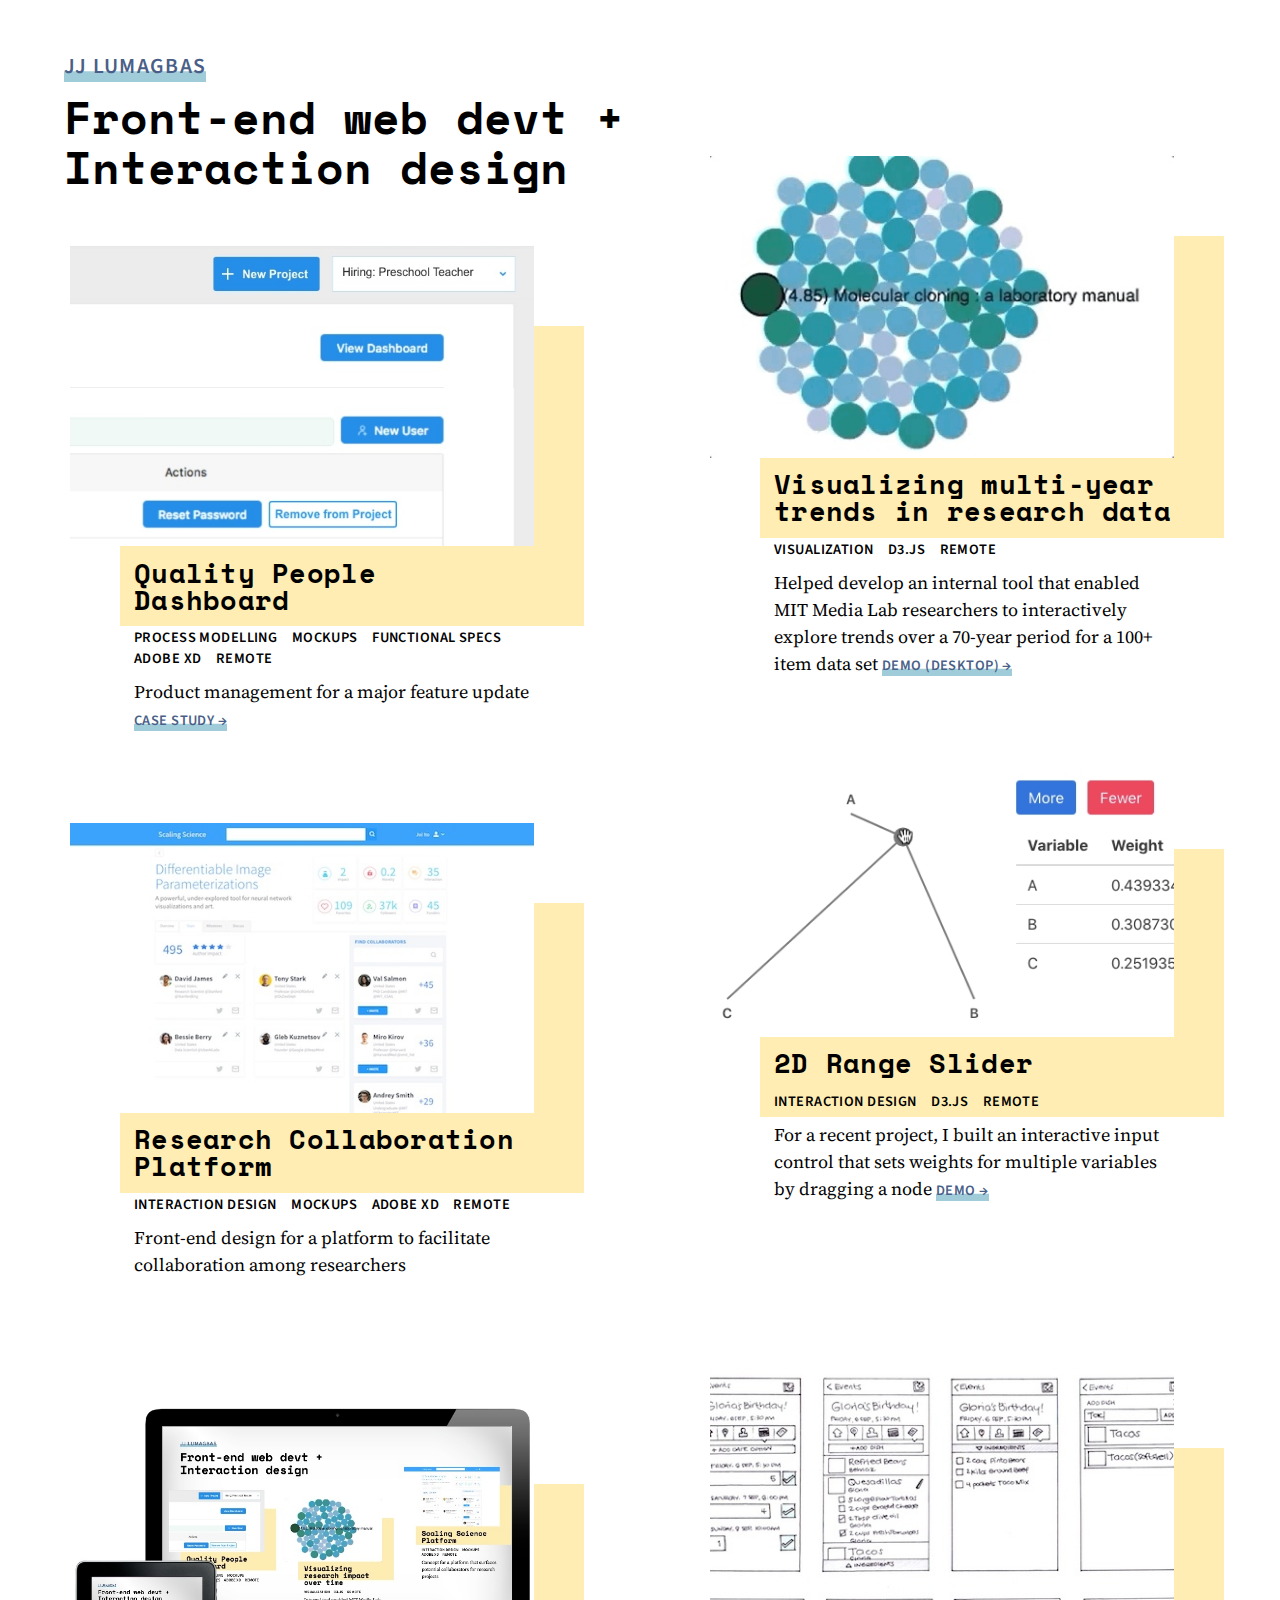
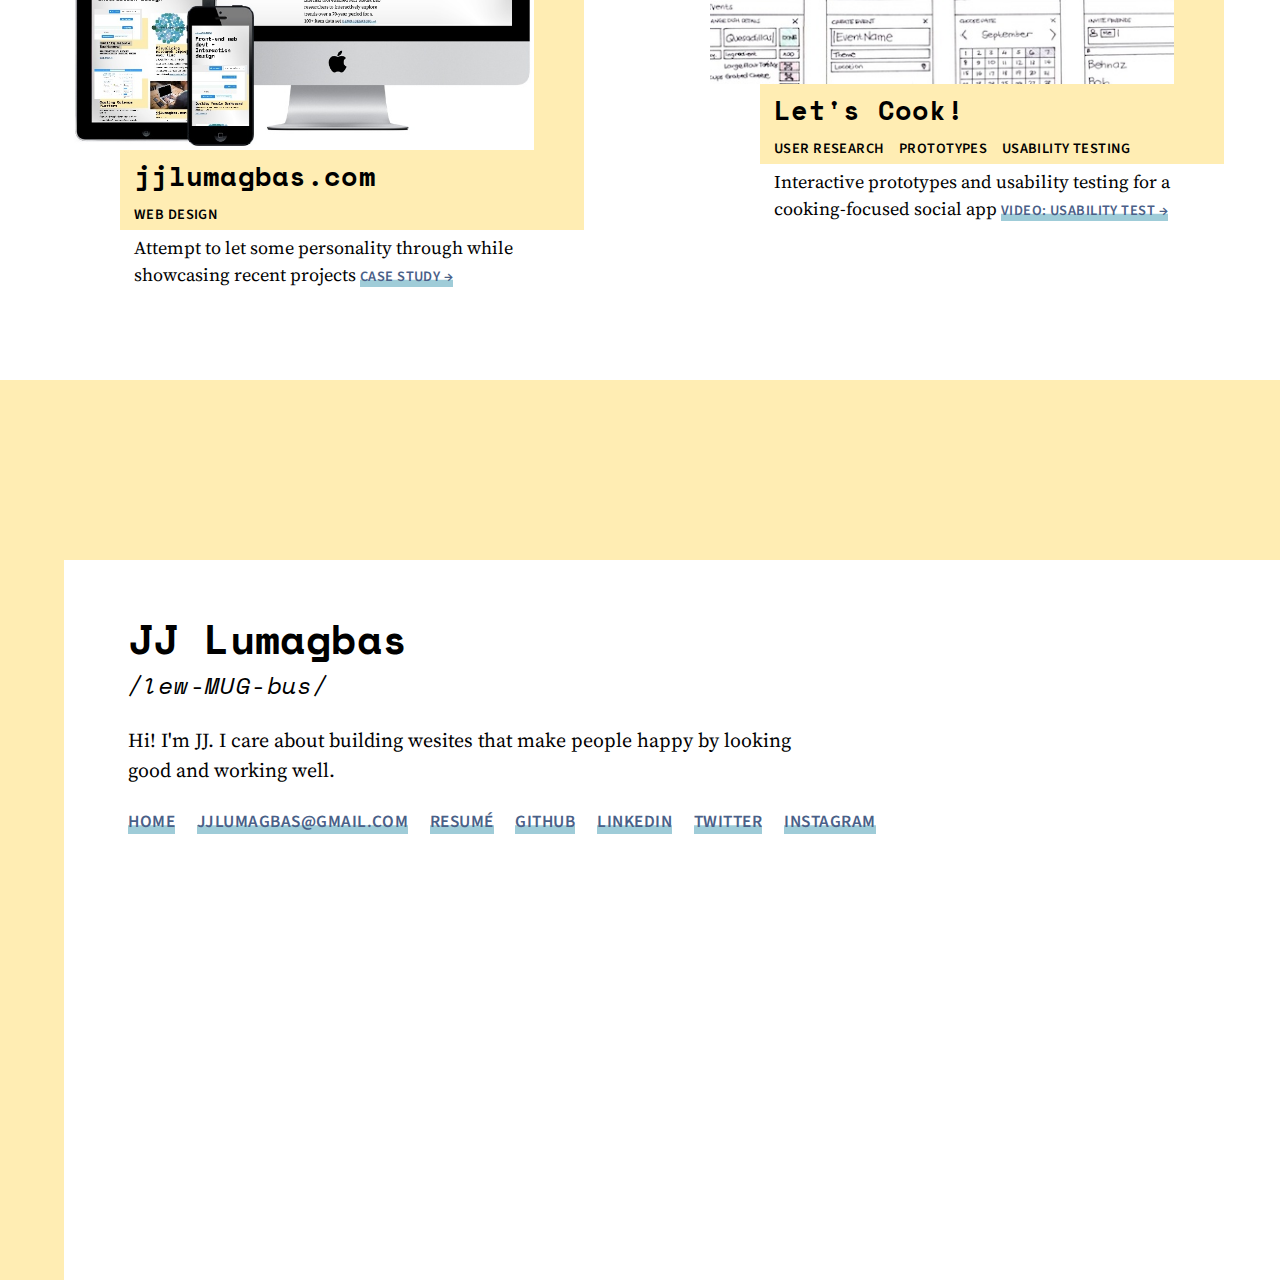
<file: v1/index.html>
<!DOCTYPE html>
<html lang="en">

  <head>
    <meta charset="utf-8">
    <meta name="viewport" content="width=device-width, initial-scale=1">
    <meta name="Description"
      content="Hi, I'm JJ. I care about building wesites that make people happy by looking good and working well.">
    <title>JJ Lumagbas | Front-end web devt + Interaction design</title>
    <link rel="apple-touch-icon" sizes="180x180" href="/apple-touch-icon.png">
    <link rel="icon" type="image/png" sizes="32x32" href="/favicon-32x32.png">
    <link rel="icon" type="image/png" sizes="16x16" href="/favicon-16x16.png">
    <link rel="manifest" href="/site.webmanifest">
    <link href="css/base.css" rel="stylesheet" type="text/css">
    <link
      href="https://fonts.googleapis.com/css?family=Source+Sans+Pro:600|Source+Serif+Pro:400,700|Space+Mono:400italic,700&display=swap"
      rel="stylesheet">
    <style>
      main {
        display: flex;
        flex-wrap: wrap;
        align-items: flex-start;
        max-width: 1440px;
      }

      @media screen and (min-width: 1000px) {
        main {
          justify-content: space-around;
        }

        article {
          max-width: 500px;
        }

        article:nth-of-type(even)>img {
          grid-column: 1 / span 2;
          justify-self: start;
        }

        .push-down {
          position: relative;
          top: 2rem;
        }

        .pull-up {
          position: relative;
          top: -5rem;
        }

        .pull-up-s {
          position: relative;
          top: -2rem;
        }
      }
    </style>
  </head>

  <body>

    <header>
      <h2><a class="logo" href="/">JJ Lumagbas</a></h2>
      <h1>Front-end web devt +<br />Interaction design</h1>
    </header>

    <main>
      <article>
        <img src="images/qltppl.jpg" alt="Section of Quality People's dashboard interface">
        <h2>Quality People Dashboard</h2>
        <ul>
          <li>Process modelling</li>
          <li>Mockups</li>
          <li>Functional specs</li>
          <li>Adobe XD</li>
          <li>Remote</li>
        </ul>
        <p>Product management for a major feature update <a href="case-study/quality/">Case study
            &rarr;</a></p>
      </article>

      <article class="pull-up">
        <img src="images/viz.jpg" alt="Bubble chart with green and blue bubbles representing research papers">
        <h2>Visualizing multi-year trends in research data</h2>
        <ul>
          <li>Visualization</li>
          <li>d3.js</li>
          <li>Remote</li>
        </ul>
        <p>Helped develop an internal tool that enabled MIT Media Lab researchers to interactively explore trends over a
          70-year period for a 100+ item data set <a href="https://viz-gnosfwkwfc.now.sh/">Demo (Desktop) &rarr;</a></p>
      </article>

      <article class="pull-up-s">
        <img src="images/scaling-science.jpg" alt="Web interface for collaboration platform for researchers">
        <h2>Research Collaboration Platform</h2>
        <ul>
          <li>Interaction design</li>
          <li>Mockups</li>
          <li>Adobe XD</li>
          <li>Remote</li>
        </ul>
        <p>Front-end design for a platform to facilitate collaboration among researchers</p>
      </article>

      <article class="pull-up">
        <img src="images/2d-rangeslider.jpg" alt="Network graph with a draggable center node">
        <h2>2D Range Slider</h2>
        <ul>
          <li>Interaction design</li>
          <li>d3.js</li>
          <li>Remote</li>
        </ul>
        <p>For a recent project, I built an interactive input control that sets weights for multiple variables by
          dragging a node <a href="https://2d-rangeslider-qyuheaispc.now.sh">Demo &rarr;</a></p>
      </article>

      <article>
        <img src="images/mockup.jpg" alt="Mobile, tablet, and desktop views of jjlumagbas.com">
        <h2>jjlumagbas.com</h2>
        <ul>
          <li>Web design</li>
        </ul>
        <p>Attempt to let some personality through while showcasing recent projects <a
            href="/case-study/portfolio/">Case
            study &rarr;</a></p>
      </article>

      <article class="pull-up-s">
        <img src="images/lets-cook.jpg" alt="Paper sketch of screens for the Let's Cook mobile app">
        <h2>Let's Cook!</h2>
        <ul>
          <li>User research</li>
          <li>Prototypes</li>
          <li>Usability testing</li>
        </ul>
        <p>Interactive prototypes and usability testing for a cooking-focused social app <a
            href="https://www.youtube.com/watch?v=WBY6jFQhEFo">Video: usability test &rarr;</a></p>
      </article>

    </main>

    <footer>
      <nav>
        <h2>JJ Lumagbas<br /><em>/lew-MUG-bus/</em></h2>
        <p>Hi! I'm JJ. I care about building wesites that make people happy by looking good and working well.</p>
        <ul>
          <li><a href="/">Home</a></li>
          <li><a href="mailto:jjlumagbas@gmail.com">jjlumagbas@gmail.com</a></li>
          <li><a href="/jjlumagbas-resume-frontend.pdf">Resumé</a></li>
          <li><a href="https://github.com/jjlumagbas/">GitHub</a></li>
          <li><a href="https://www.linkedin.com/in/jjlumagbas/">LinkedIn</a></li>
          <li><a href="https://twitter.com/jjlumagbas">Twitter</a></li>
          <li><a href="https://instagram.com/jjlumagbas/">Instagram</a></li>
        </ul>
      </nav>
    </footer>
  </body>

</html>
</file>
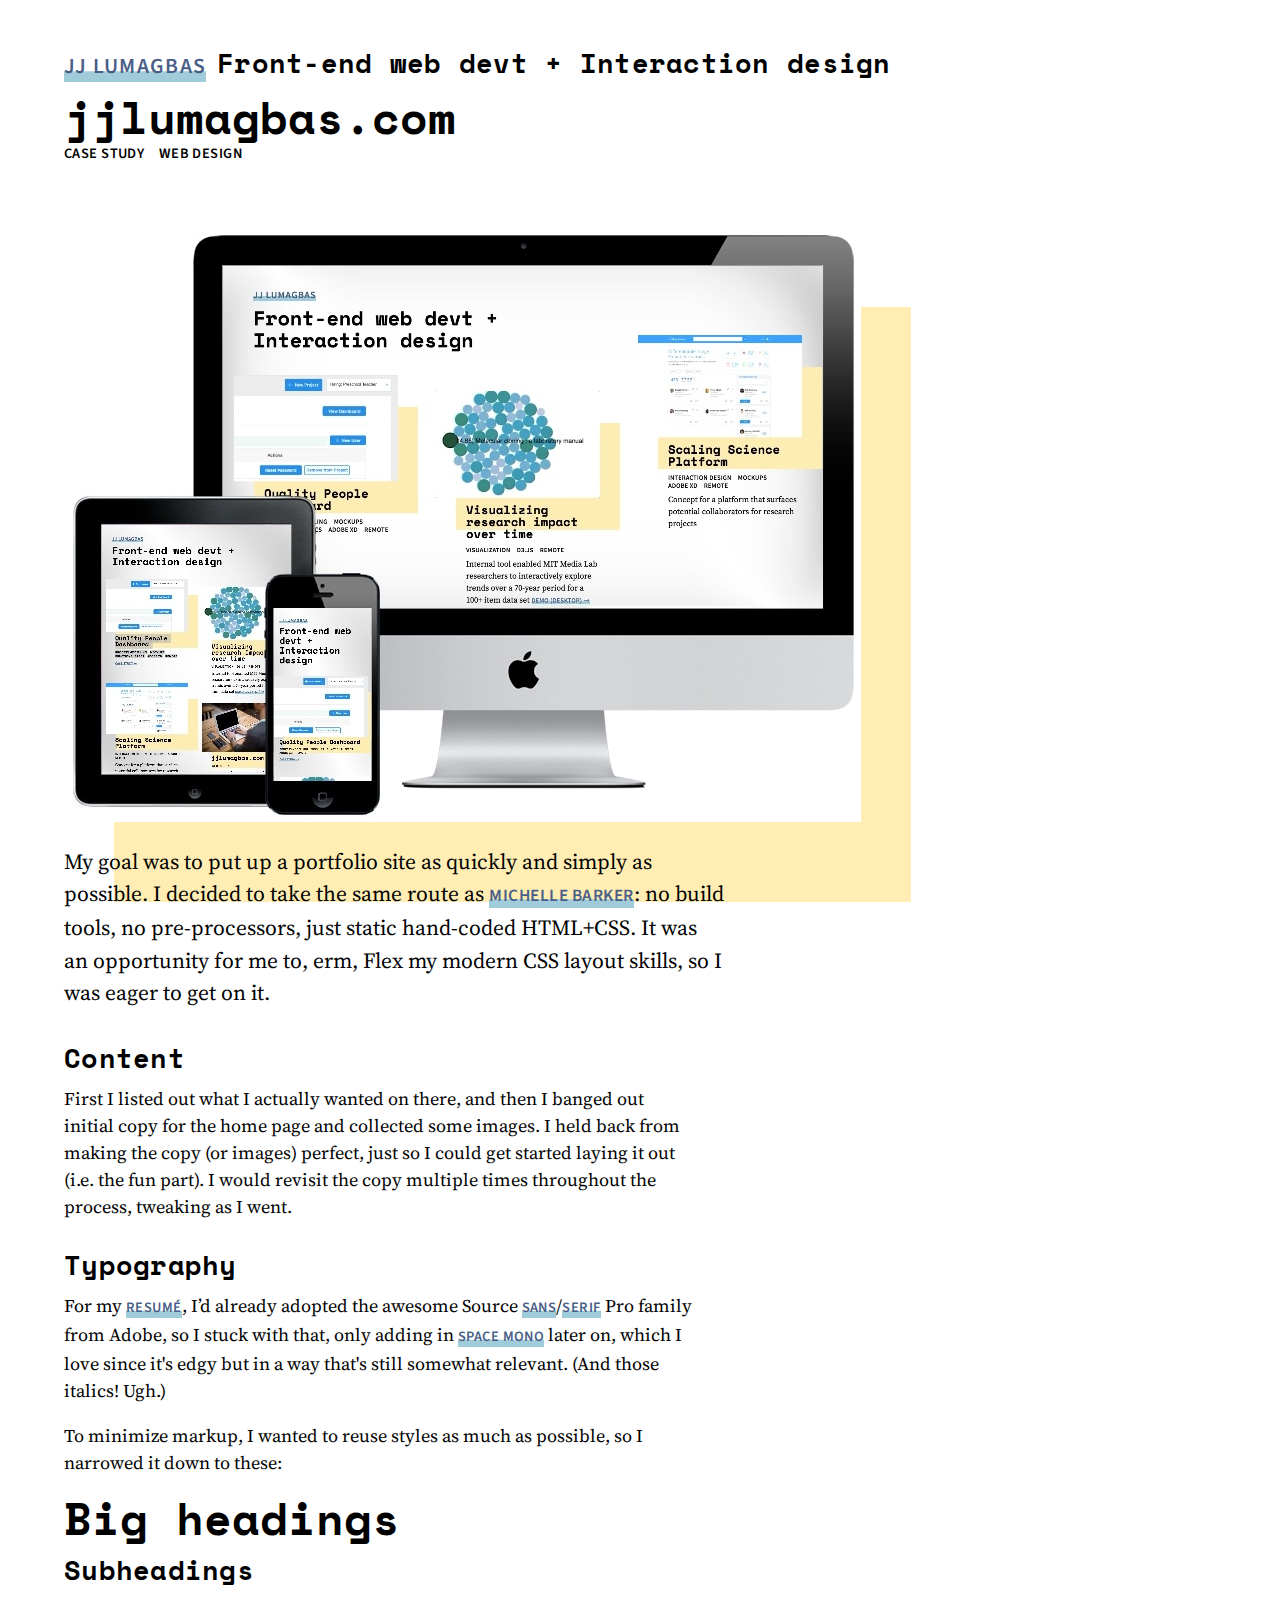
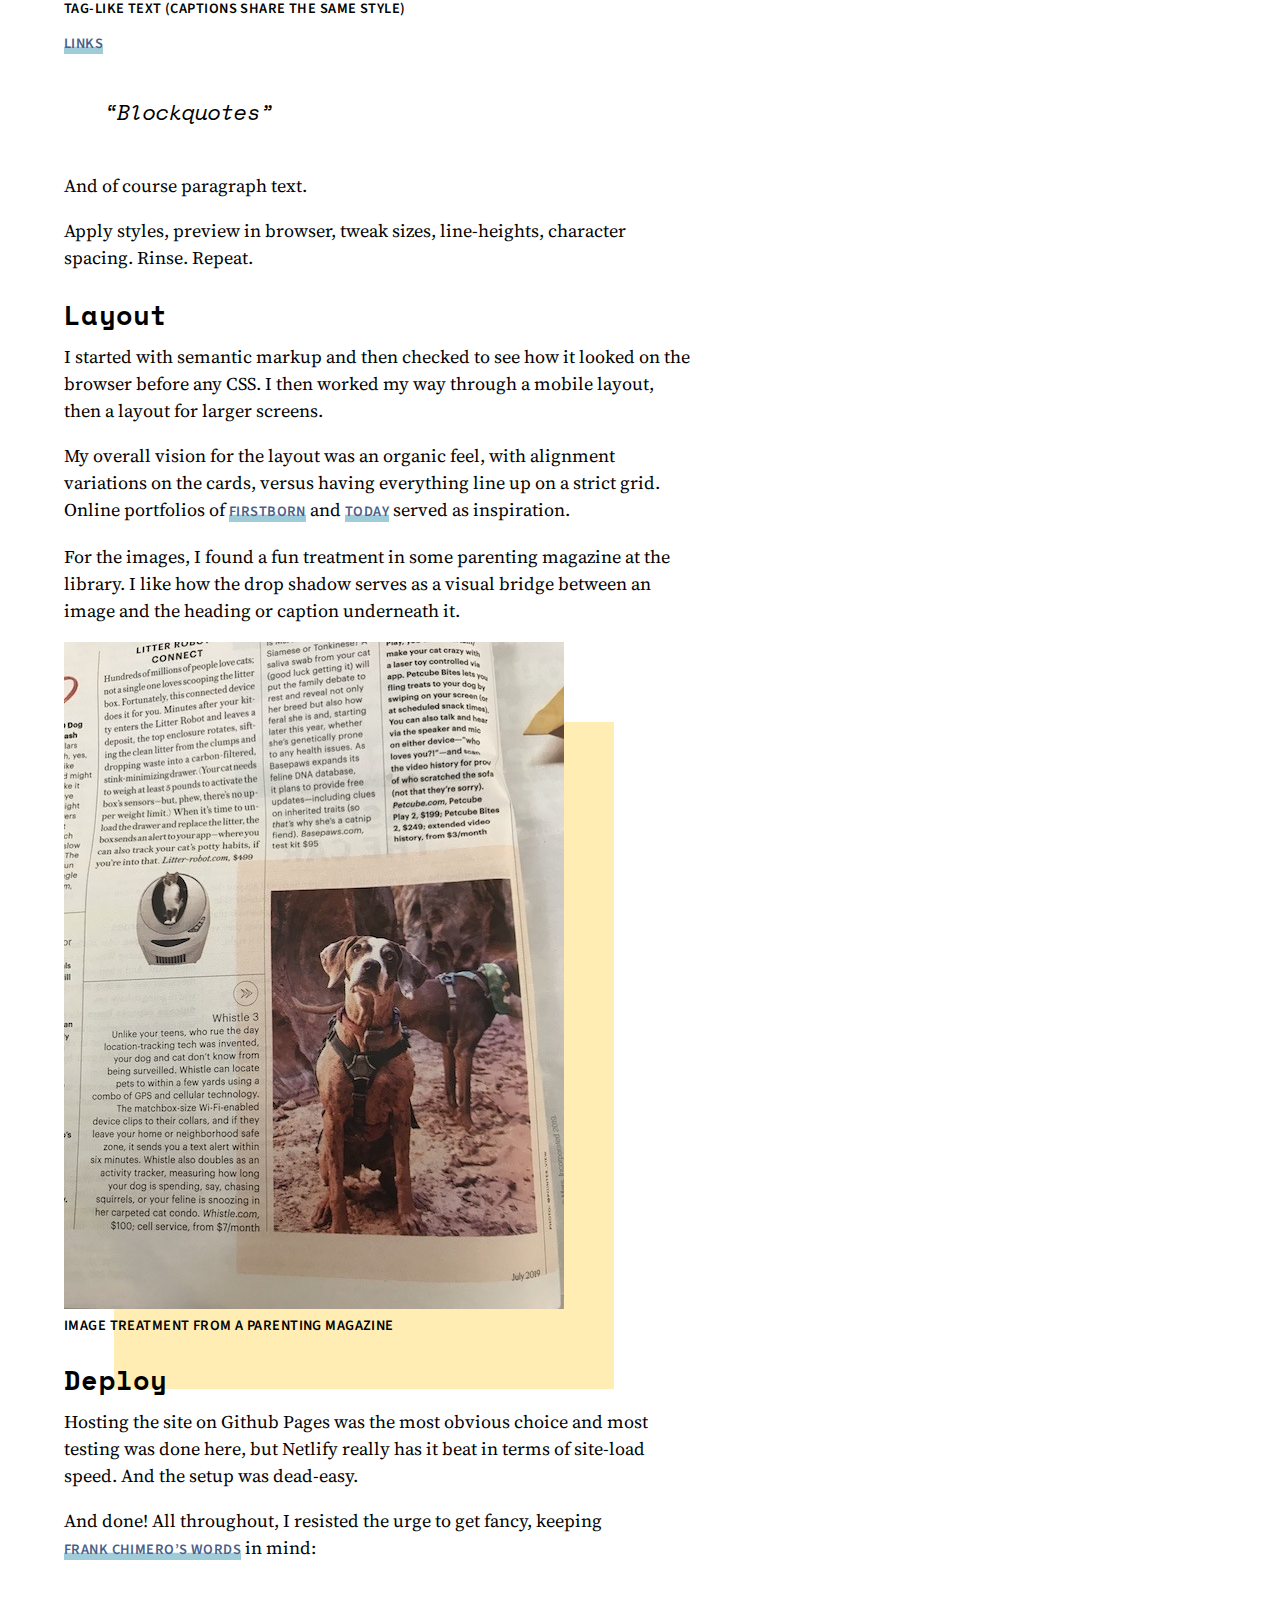
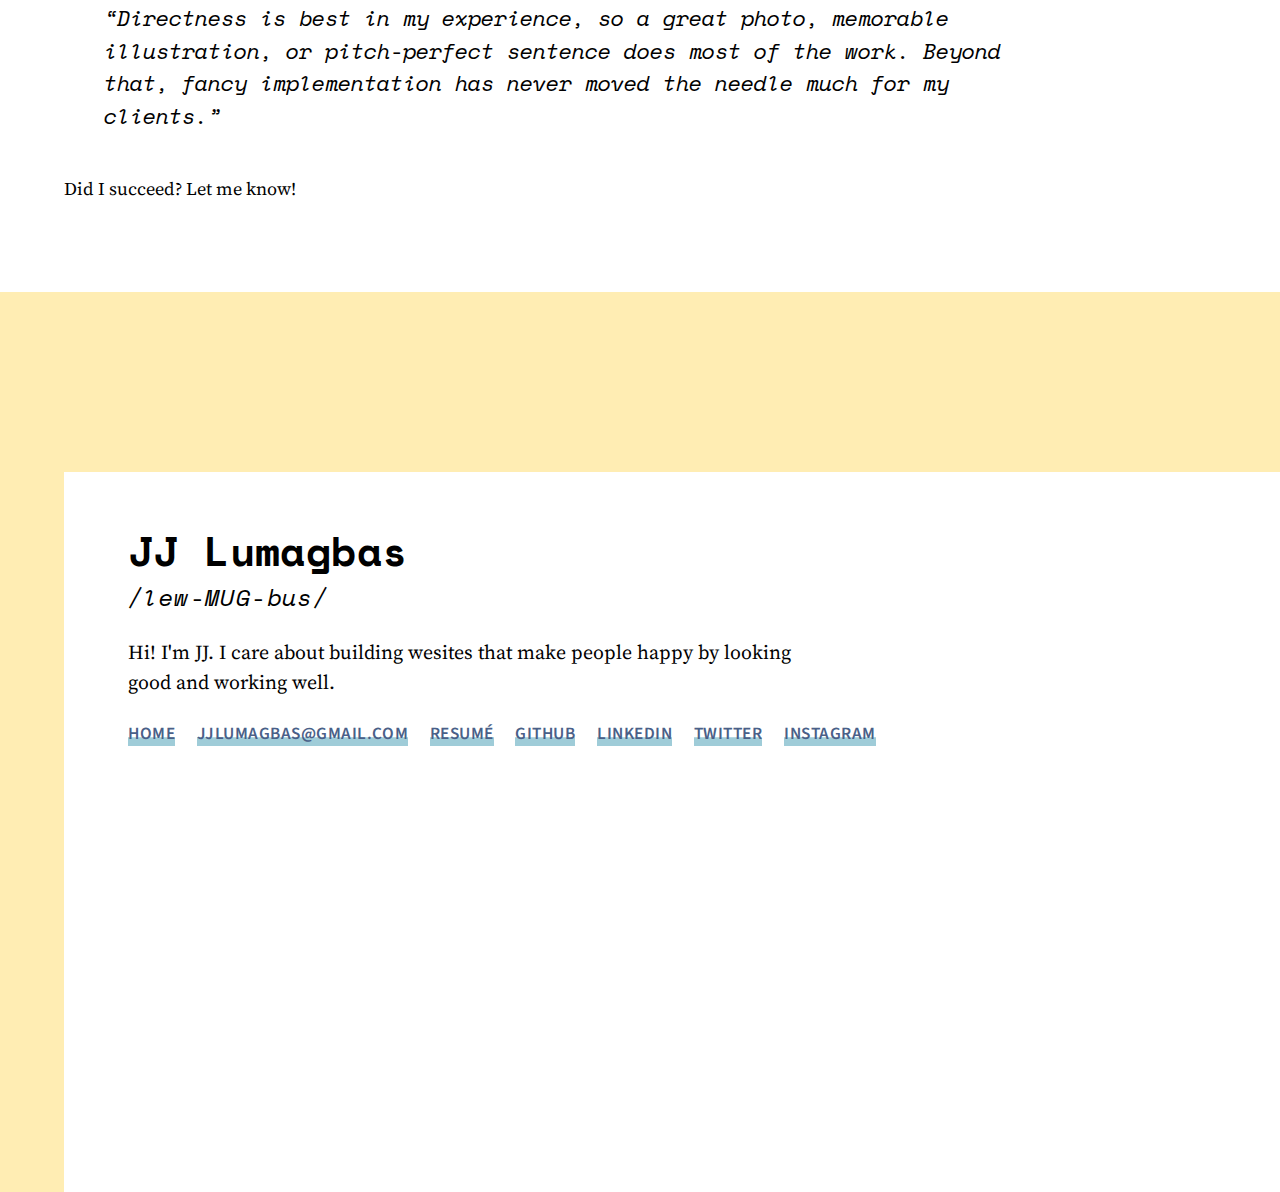
<file: case-study/portfolio/index.html>
<!DOCTYPE html>
<html lang="en">

  <head>
    <meta charset="utf-8">
    <meta name="viewport" content="width=device-width, initial-scale=1">
    <meta name="Description" content="How I built my portfolio website just using hand-coded HTML+CSS.">
    <title>jjlumagbas.com case study: JJ Lumagbas | Front-end web devt + Interaction design</title>
    <link rel="apple-touch-icon" sizes="180x180" href="/apple-touch-icon.png">
    <link rel="icon" type="image/png" sizes="32x32" href="/favicon-32x32.png">
    <link rel="icon" type="image/png" sizes="16x16" href="/favicon-16x16.png">
    <link rel="manifest" href="/site.webmanifest">
    <link href="../../css/base.css" rel="stylesheet" type="text/css">
    <link
      href="https://fonts.googleapis.com/css?family=Source+Sans+Pro:600|Source+Serif+Pro:400,700|Space+Mono:400italic,700&display=swap"
      rel="stylesheet">
  </head>

  <body>

    <header>
      <h2><a class="logo" href="/">JJ Lumagbas</a>Front-end web devt + Interaction design</h2>
      <h1>jjlumagbas.com</h1>
      <ul>
        <li>Case study</li>
        <li>Web design</li>
      </ul>
    </header>

    <article>
      <figure><img src="../../images/mockup.jpg" alt="Mobile, tablet, and desktop views of jjlumagbas.com"></figure>
      <p class="leading">My goal was to put up a portfolio site as quickly and simply as possible. I decided to take the
        same route as <a href="https://css-irl.info/building-a-dependency-free-site/">Michelle
          Barker</a>: no build tools, no pre-processors, just static hand-coded HTML+CSS. It was an opportunity for me
        to,
        erm, Flex my modern CSS layout skills, so I was eager to get on it.</p>

      <h2>Content</h2>

      <p>First I listed out what I actually wanted on there, and then I banged out initial copy for the home page and
        collected some images. I held back from making the copy (or images) perfect, just so I could get started laying
        it
        out (i.e. the fun part). I would revisit the copy multiple times throughout the process, tweaking
        as I went. </p>

      <h2>Typography</h2>

      <p>For my <a href="/jjlumagbas-resume-frontend.pdf">resumé</a>, I&#8217;d already adopted the awesome Source <a
          href="https://fonts.google.com/specimen/Source+Sans+Pro">Sans</a>/<a
          href="https://fonts.google.com/specimen/Source+Serif+Pro">Serif</a> Pro family from Adobe, so I stuck with
        that, only adding in <a href="https://fonts.google.com/specimen/Space+Mono">Space Mono</a> later on, which I
        love
        since it's edgy but in a way that's still somewhat relevant. (And those italics! Ugh.)</p>

      <p>To minimize markup, I wanted to reuse styles as much as possible, so I narrowed it down to these:</p>

      <h1>Big headings</h1>

      <h2>Subheadings</h2>

      <ul>
        <li>Tag-like text (captions share the same style)</li>
      </ul>

      <p><a href="">Links</a></p>
      <blockquote>
        <p>&ldquo;Blockquotes&rdquo;</p>
      </blockquote>

      <p>And of course paragraph text.</p>

      <p>Apply styles, preview in browser, tweak sizes, line-heights, character spacing. Rinse. Repeat.</p>

      <h2>Layout</h2>

      <p>I started with semantic markup and then checked to see how it looked on the browser before any CSS. I then
        worked
        my way through a mobile layout, then a layout for larger screens.</p>

      <p>My overall vision for the layout was an organic feel, with alignment variations on the cards,
        versus having everything line up on a strict grid. Online portfolios of <a
          href="https://www.firstborn.com/">Firstborn</a> and <a href="https://today.design/">Today</a> served as
        inspiration. </p>

      <p>For the images, I found a fun treatment in some parenting magazine at the library. I like how the drop shadow
        serves as a visual bridge between an image and the heading or caption underneath it.</p>
      <figure>
        <img src="../../images/image-treatment.jpg"
          alt="Magazine spread with a photo of a dog surrounded by a translucent yellow border">
        <figcaption>Image treatment from a parenting magazine</figcaption>
      </figure>
      <h2>Deploy</h2>

      <p>Hosting the site on Github Pages was the most obvious choice and most testing was done here, but Netlify really
        has it beat in terms of site-load speed. And the setup was dead-easy.</p>

      <p>And done! All throughout, I resisted the urge to get fancy, keeping <a
          href="https://frankchimero.com/writing/everything-easy-is-hard-again/">Frank Chimero&#8217;s words</a> in
        mind:
      </p>

      <blockquote>
        <p>&ldquo;Directness is best in my experience, so a great photo, memorable illustration, or pitch-perfect
          sentence does
          most of the work. Beyond that, fancy implementation has never moved the needle much for my clients.&rdquo;</p>
      </blockquote>

      <p>Did I succeed? Let me know!</p>

    </article>

    <footer>
      <nav>
        <h2>JJ Lumagbas<br /><em>/lew-MUG-bus/</em></h2>
        <p>Hi! I'm JJ. I care about building wesites that make people happy by looking good and working well.</p>
        <ul>
          <li><a href="/">Home</a></li>
          <li><a href="mailto:jjlumagbas@gmail.com">jjlumagbas@gmail.com</a></li>
          <li><a href="/jjlumagbas-resume-frontend.pdf">Resumé</a></li>
          <li><a href="https://github.com/jjlumagbas/">GitHub</a></li>
          <li><a href="https://www.linkedin.com/in/jjlumagbas/">LinkedIn</a></li>
          <li><a href="https://twitter.com/jjlumagbas">Twitter</a></li>
          <li><a href="https://instagram.com/jjlumagbas/">Instagram</a></li>
        </ul>
      </nav>
    </footer>
  </body>

</html>
</file>
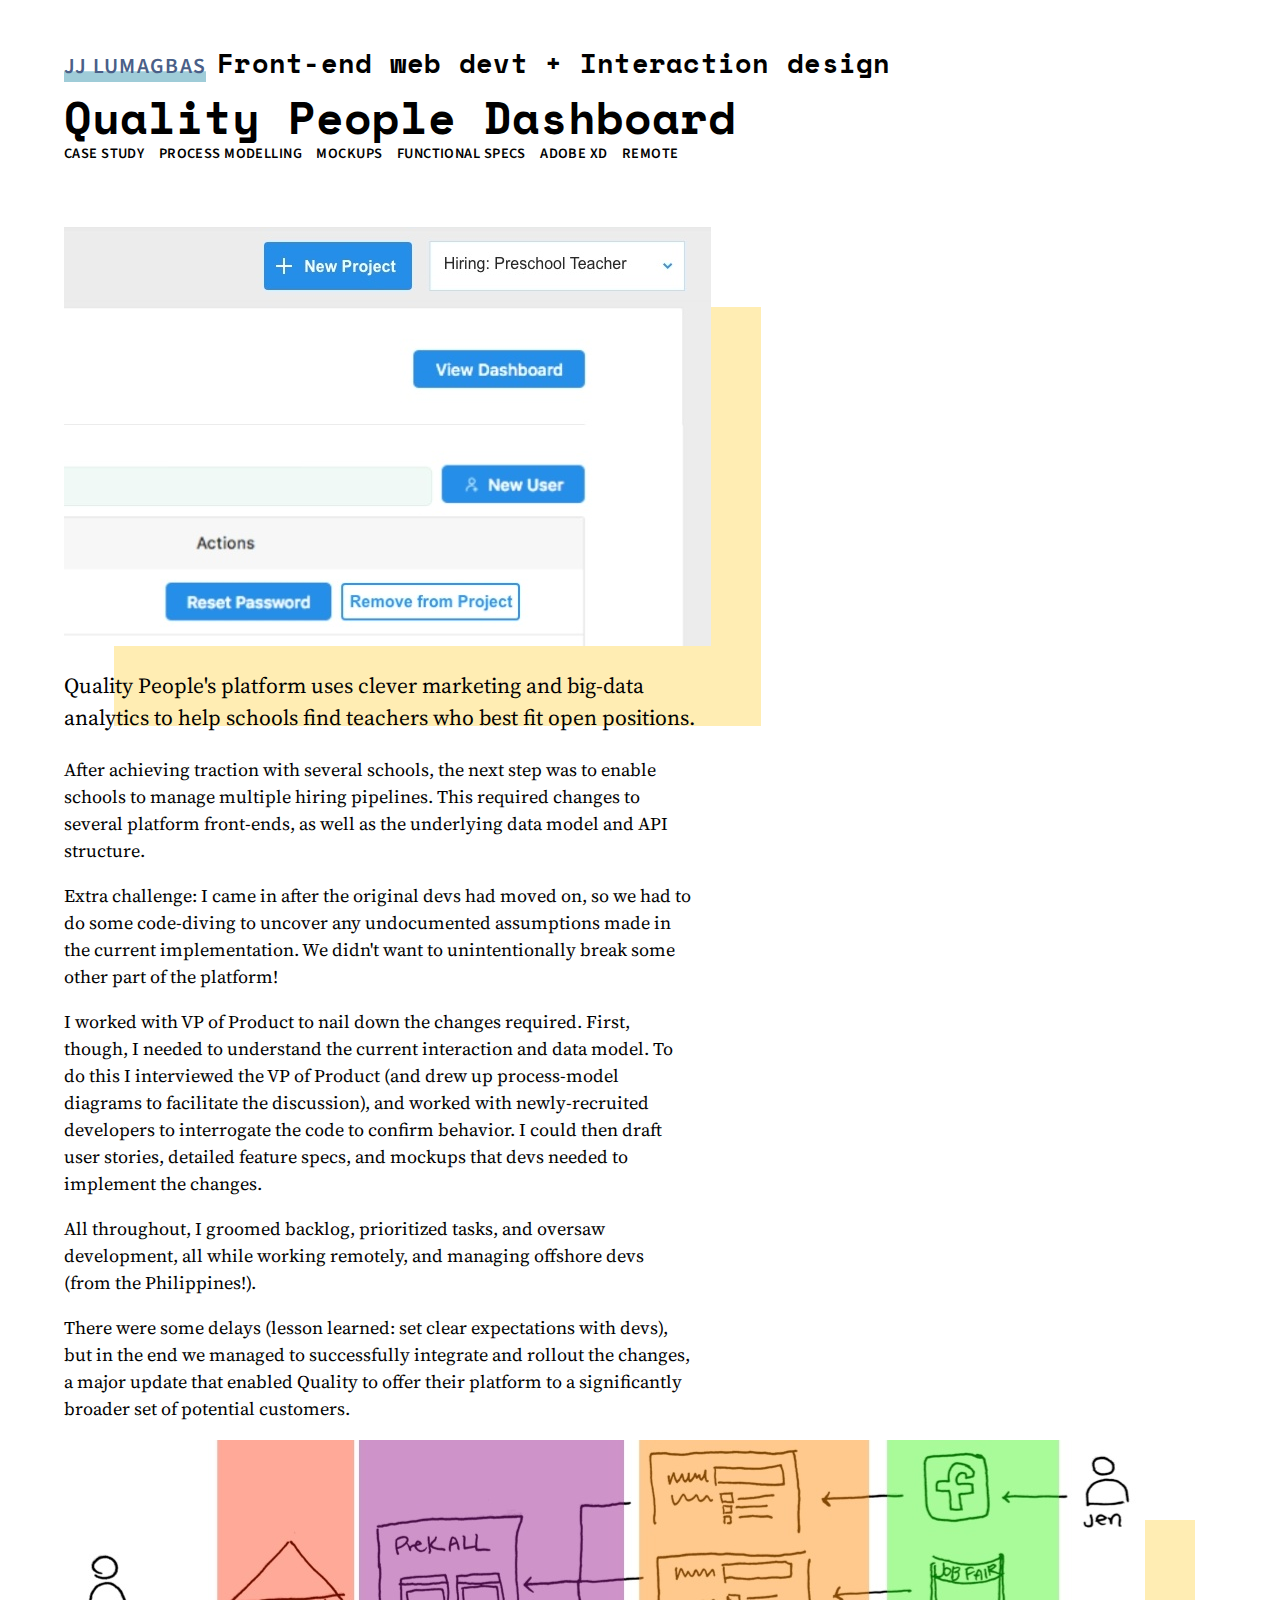
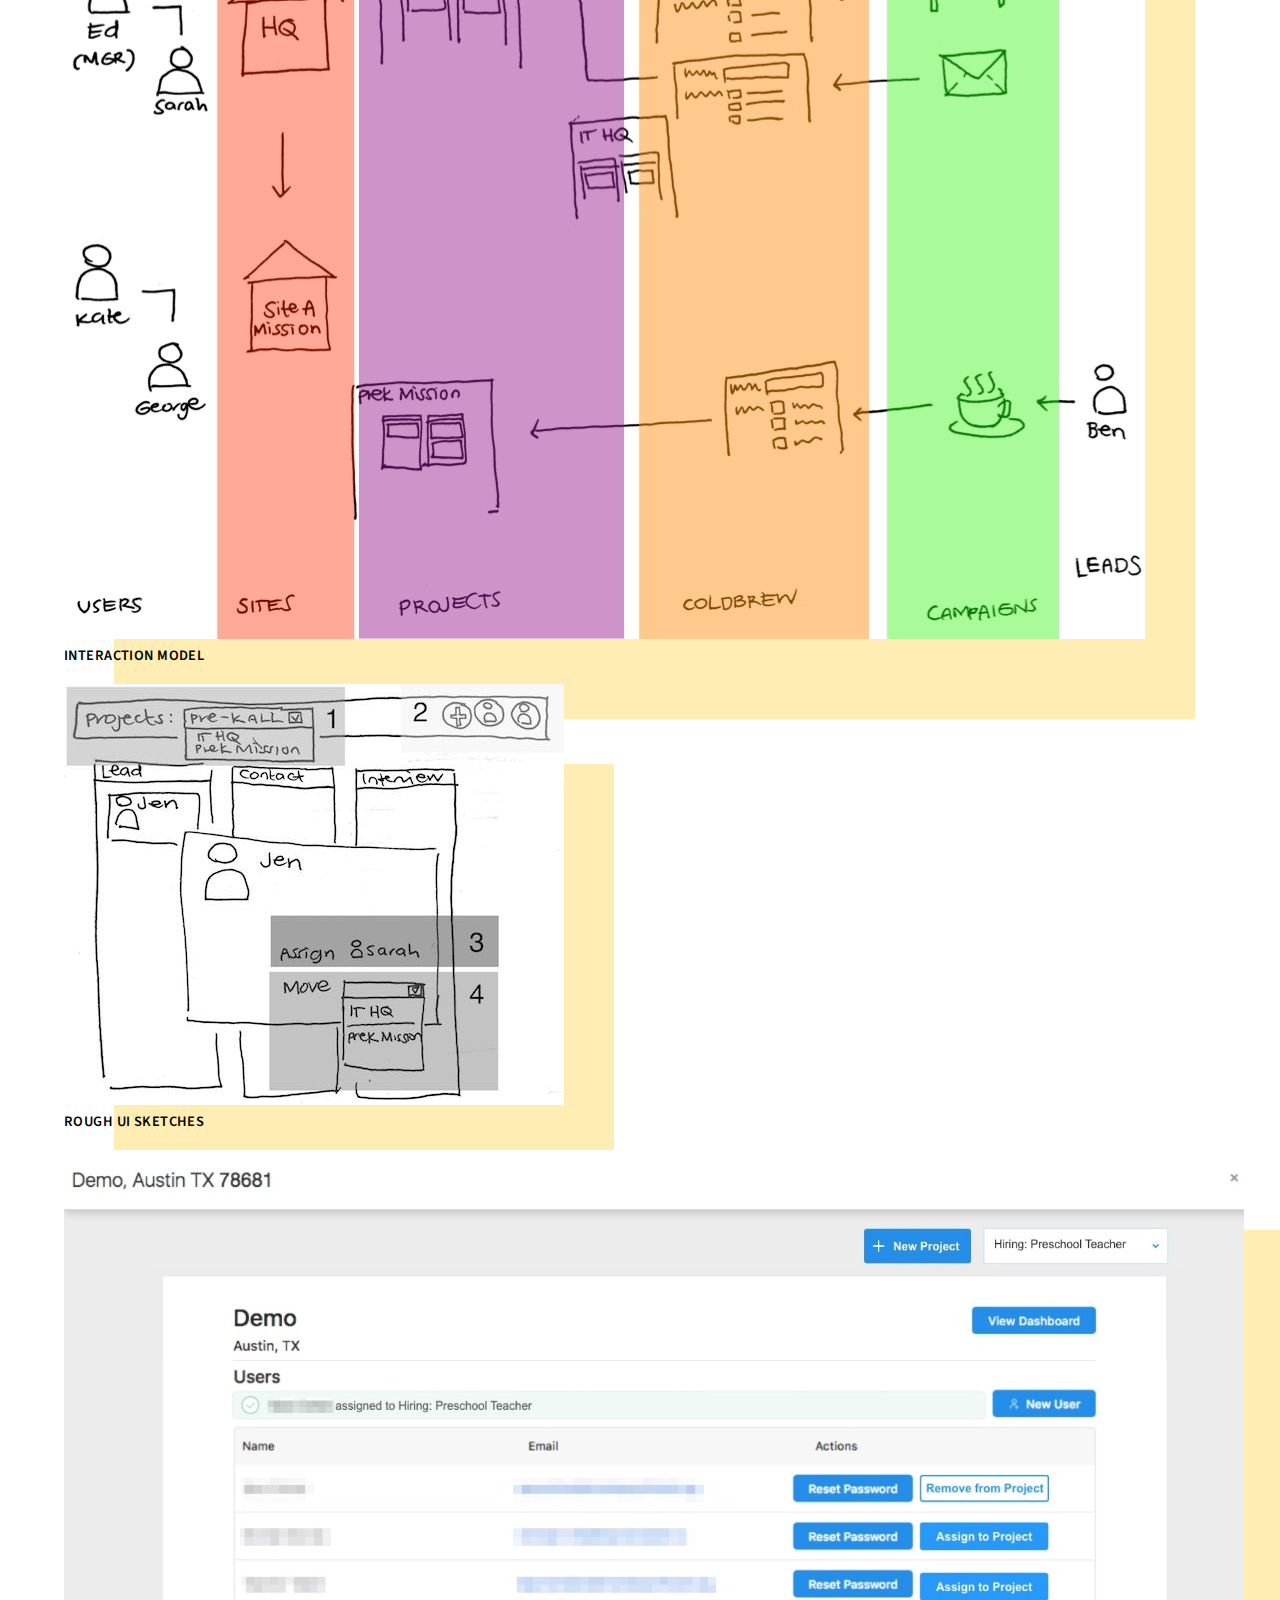
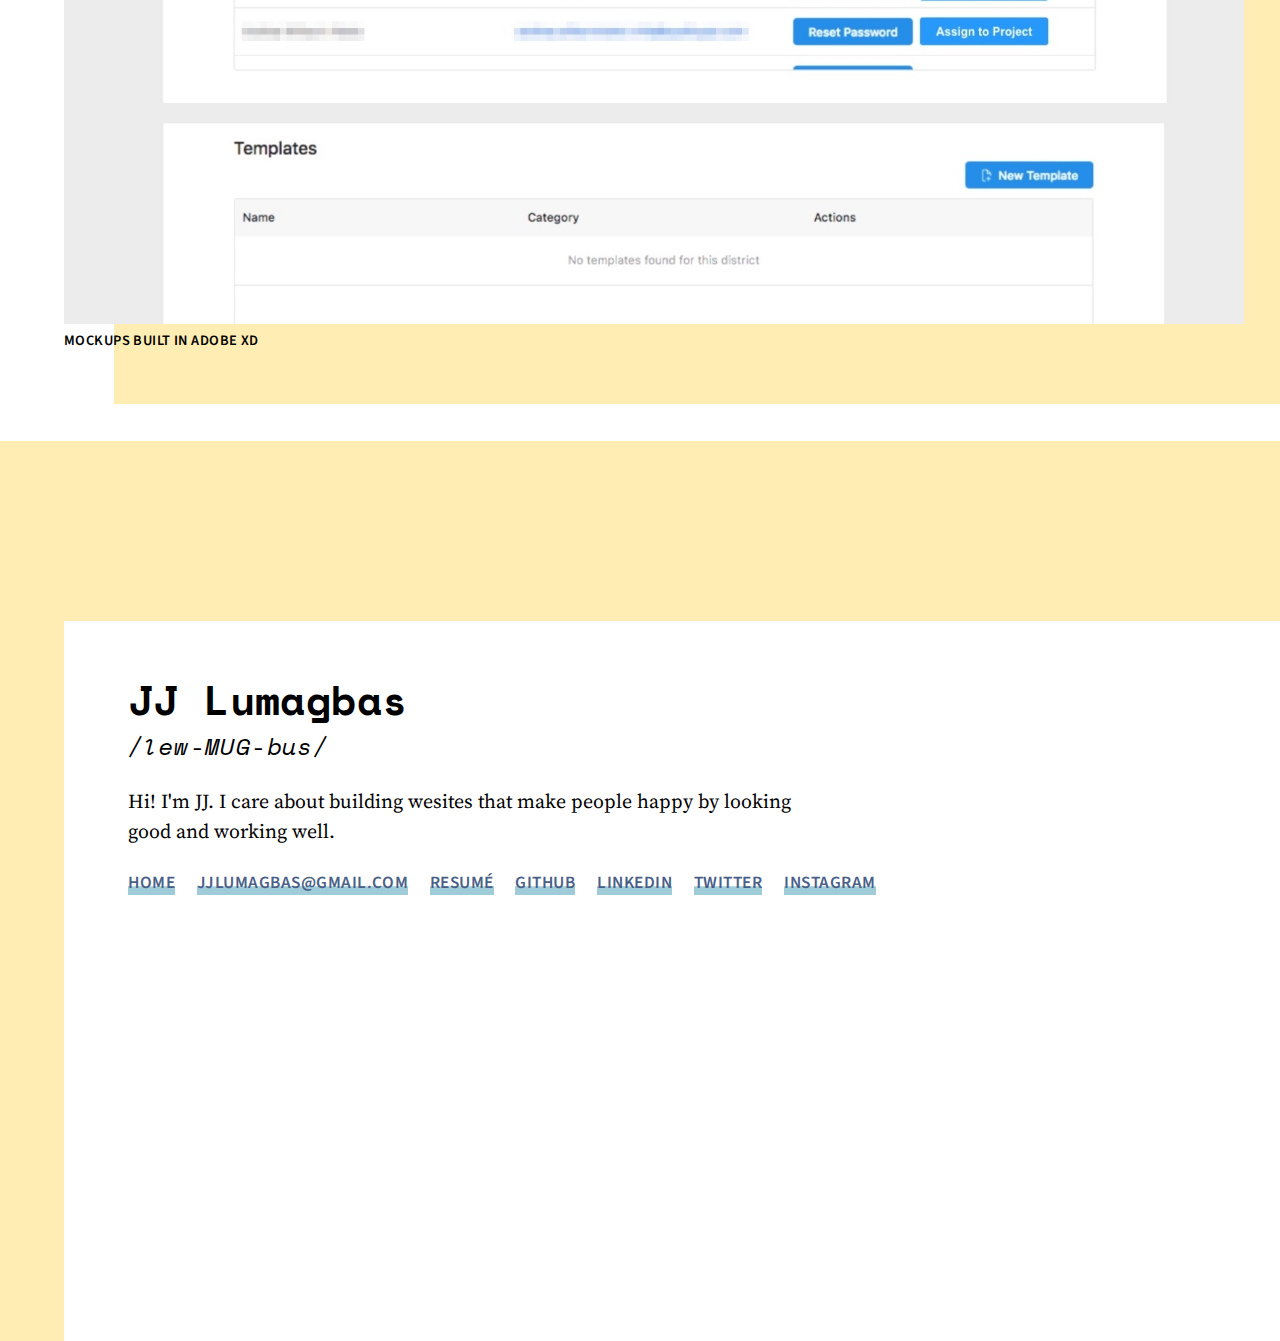
<file: case-study/quality/index.html>
<!DOCTYPE html>
<html lang="en">

  <head>
    <meta charset="utf-8">
    <meta name="viewport" content="width=device-width, initial-scale=1">
    <meta name="Description"
      content="How I helped Quality People design and implement a set features that significantly broadened their range of target customers.">
    <title>Quality People case study: JJ Lumagbas | Front-end web devt + Interaction design</title>
    <link rel="apple-touch-icon" sizes="180x180" href="/apple-touch-icon.png">
    <link rel="icon" type="image/png" sizes="32x32" href="/favicon-32x32.png">
    <link rel="icon" type="image/png" sizes="16x16" href="/favicon-16x16.png">
    <link rel="manifest" href="/site.webmanifest">
    <link href="../../css/base.css" rel="stylesheet" type="text/css">
    <link
      href="https://fonts.googleapis.com/css?family=Source+Sans+Pro:600|Source+Serif+Pro:400,700|Space+Mono:400italic,700&display=swap"
      rel="stylesheet">
  </head>

  <body>

    <header>
      <h2><a class="logo" href="/">JJ Lumagbas</a>Front-end web devt + Interaction design</h2>
      <h1>Quality People Dashboard</h1>
      <ul>
        <li>Case study</li>
        <li>Process modelling</li>
        <li>Mockups</li>
        <li>Functional specs</li>
        <li>Adobe XD</li>
        <li>Remote</li>
      </ul>
    </header>

    <article>
      <figure><img src="../../images/qltppl.jpg" alt="Section of Quality People's dashboard interface"></figure>

      <p class="leading">
        Quality People's platform uses clever marketing and big-data analytics to help schools find teachers who best
        fit open positions.
      </p>
      <p>After achieving traction with several schools, the next step was to enable schools to manage multiple hiring
        pipelines. This required changes to several platform front-ends, as well as the underlying data model and API
        structure.</p>
      <p>Extra challenge: I came in after the original devs had moved on, so we had to do some code-diving to uncover
        any undocumented assumptions made in the current implementation. We didn't want to unintentionally break some
        other part of the platform!</p>
      <p>I worked with VP of Product to nail down the changes required. First, though, I needed to understand the
        current interaction and data model. To do this I interviewed the VP of Product (and drew up process-model
        diagrams to facilitate the discussion), and worked with newly-recruited developers to interrogate the code to
        confirm behavior. I could then draft user stories, detailed feature specs, and mockups that devs needed to
        implement the changes.</p>
      <p>All throughout, I groomed backlog, prioritized tasks, and oversaw development, all while working
        remotely, and managing offshore devs (from the Philippines!).</p>
      <p>There were some delays (lesson learned: set clear expectations with devs), but in the end we managed to
        successfully integrate and rollout the changes, a major update that enabled Quality to offer their platform to a
        significantly broader set of potential customers.</p>
      <figure>
        <img src="../../images/qppl-data.jpg"
          alt="Hand-drawn diagram with icons and arrows representing user flows through the platform">
        <figcaption>Interaction model</figcaption>
      </figure>
      <figure>
        <img src="../../images/qltppl-sketch.jpg"
          alt="Hand-drawn sketch of a modal card of an job applicant showing buttons and dropdowns to interact with the card">
        <figcaption>Rough UI sketches</figcaption>
      </figure>
      <figure>
        <img src="../../images/sherlock.jpg" alt="Screenshot of the full dashboard interface for Quality People">
        <figcaption>Mockups built in Adobe XD</figcaption>
      </figure>
    </article>

    <footer>
      <nav>
        <h2>JJ Lumagbas<br /><em>/lew-MUG-bus/</em></h2>
        <p>Hi! I'm JJ. I care about building wesites that make people happy by looking good and working well.</p>
        <ul>
          <li><a href="/">Home</a></li>
          <li><a href="mailto:jjlumagbas@gmail.com">jjlumagbas@gmail.com</a></li>
          <li><a href="/jjlumagbas-resume-frontend.pdf">Resumé</a></li>
          <li><a href="https://github.com/jjlumagbas/">GitHub</a></li>
          <li><a href="https://www.linkedin.com/in/jjlumagbas/">LinkedIn</a></li>
          <li><a href="https://twitter.com/jjlumagbas">Twitter</a></li>
          <li><a href="https://instagram.com/jjlumagbas/">Instagram</a></li>
        </ul>
      </nav>
    </footer>
  </body>

</html>
</file>
<file: v1/css/base.css>
html {
  box-sizing: border-box;
  font-size: 18px;
}

*,
*:before,
*:after {
  box-sizing: inherit;
}

img {
  max-width: 100%;
  height: auto;
  box-shadow: 50px 80px #FFEDB3;
}

body {
  font-family: 'Source Serif Pro', serif;
}

body,
h1,
h2,
p,
ul,
li,
figure {
  margin: 0;
  padding: 0;
}

h1,
h2,
address {
  font-family: 'Space Mono', monospace;
  font-style: normal;
}

h1 {
  font-size: 2.5em;
  line-height: 1.1em;
}

h2 {
  margin-top: .5em;
  margin-bottom: .5em;

  font-size: 1.5em;
  letter-spacing: .01em;
  line-height: 1em;
}


ul {
  display: flex;
  flex-wrap: wrap;
  list-style: none;
  margin-bottom: .5em;
}


a,
li,
figcaption {
  font-family: 'Source Sans Pro', sans-serif;
  font-size: .8em;
  font-weight: 600;
  text-transform: uppercase;
  letter-spacing: .03em;
}

a,
li {
  white-space: nowrap;
}

a {
  color: #4A5F88;
  text-decoration: none;
  box-shadow: inset 0 -0.5em 0 #9FCCD8;
}

li {
  margin-right: 1em;
}

p {
  line-height: 1.5em;
  margin-bottom: 1em;
  max-width: 70ch;
  column-span: 2;
}

p.leading {
  font-size: 1.2em;
  max-width: 60ch;
}

blockquote {
  font-family: 'Space Mono', monospace;
  font-style: italic;
  font-size: 1.2em;
  line-height: .5em;
}

figure {
  margin-bottom: 1rem;
}

.logo {
  letter-spacing: .06em;
  margin-right: .5em;
}

footer em {
  font-size: .6em;
  font-weight: 400;
}

header {
  margin-top: 2rem;
  margin-bottom: 3rem;
}

header,
article,
footer {
  display: grid;
  grid-template-columns: 5vw auto 2em;
}

header>*,
article>* {
  grid-column-start: 2;
}

article:nth-of-type(odd)>img {
  grid-column: 1 / span 2;
}

article:nth-of-type(even)>img {
  grid-column: 2 / span 2;
  justify-self: end;
}

article {
  width: 100%;
  margin-bottom: 4rem;
}

footer {
  font-size: 1.5rem;
  padding-top: 20vh;
  background-color: #FFEDB3;
  min-height: 100vh;
}

footer h2 {
  white-space: nowrap;
}

footer p {
  font-size: 1.1rem;
}

footer>* {
  background-color: white;
  grid-column: 2 / span 2;
  padding-top: 3vw;
  padding-left: 5vw;
}
</file>
<file: css/base.css>
html {
  box-sizing: border-box;
  font-size: 18px;
}

*,
*:before,
*:after {
  box-sizing: inherit;
}

img {
  max-width: 100%;
  height: auto;
  box-shadow: 50px 80px #FFEDB3;
}

body {
  font-family: 'Source Serif Pro', serif;
}

body,
h1,
h2,
p,
ul,
li,
figure {
  margin: 0;
  padding: 0;
}

h1,
h2,
address {
  font-family: 'Space Mono', monospace;
  font-style: normal;
}

h1 {
  font-size: 2.5em;
  line-height: 1.1em;
}

h2 {
  margin-top: .5em;
  margin-bottom: .5em;

  font-size: 1.5em;
  letter-spacing: .01em;
  line-height: 1em;
}


ul {
  display: flex;
  flex-wrap: wrap;
  list-style: none;
  margin-bottom: .5em;
}


a,
li,
figcaption {
  font-family: 'Source Sans Pro', sans-serif;
  font-size: .8em;
  font-weight: 600;
  text-transform: uppercase;
  letter-spacing: .03em;
}

a,
li {
  white-space: nowrap;
}

a {
  color: #4A5F88;
  text-decoration: none;
  box-shadow: inset 0 -0.5em 0 #9FCCD8;
}

li {
  margin-right: 1em;
}

p {
  line-height: 1.5em;
  margin-bottom: 1em;
  max-width: 70ch;
  column-span: 2;
}

p.leading {
  font-size: 1.2em;
  max-width: 60ch;
}

blockquote {
  font-family: 'Space Mono', monospace;
  font-style: italic;
  font-size: 1.2em;
  line-height: .5em;
}

figure {
  margin-bottom: 1rem;
}

.logo {
  letter-spacing: .06em;
  margin-right: .5em;
}

footer em {
  font-size: .6em;
  font-weight: 400;
}

header {
  margin-top: 2rem;
  margin-bottom: 3rem;
}

header,
article,
footer {
  display: grid;
  grid-template-columns: 5vw auto 2em;
}

header>*,
article>* {
  grid-column-start: 2;
}

article:nth-of-type(odd)>img {
  grid-column: 1 / span 2;
}

article:nth-of-type(even)>img {
  grid-column: 2 / span 2;
  justify-self: end;
}

article {
  width: 100%;
  margin-bottom: 4rem;
}

footer {
  font-size: 1.5rem;
  padding-top: 20vh;
  background-color: #FFEDB3;
  min-height: 100vh;
}

footer h2 {
  white-space: nowrap;
}

footer p {
  font-size: 1.1rem;
}

footer>* {
  background-color: white;
  grid-column: 2 / span 2;
  padding-top: 3vw;
  padding-left: 5vw;
}
</file>
